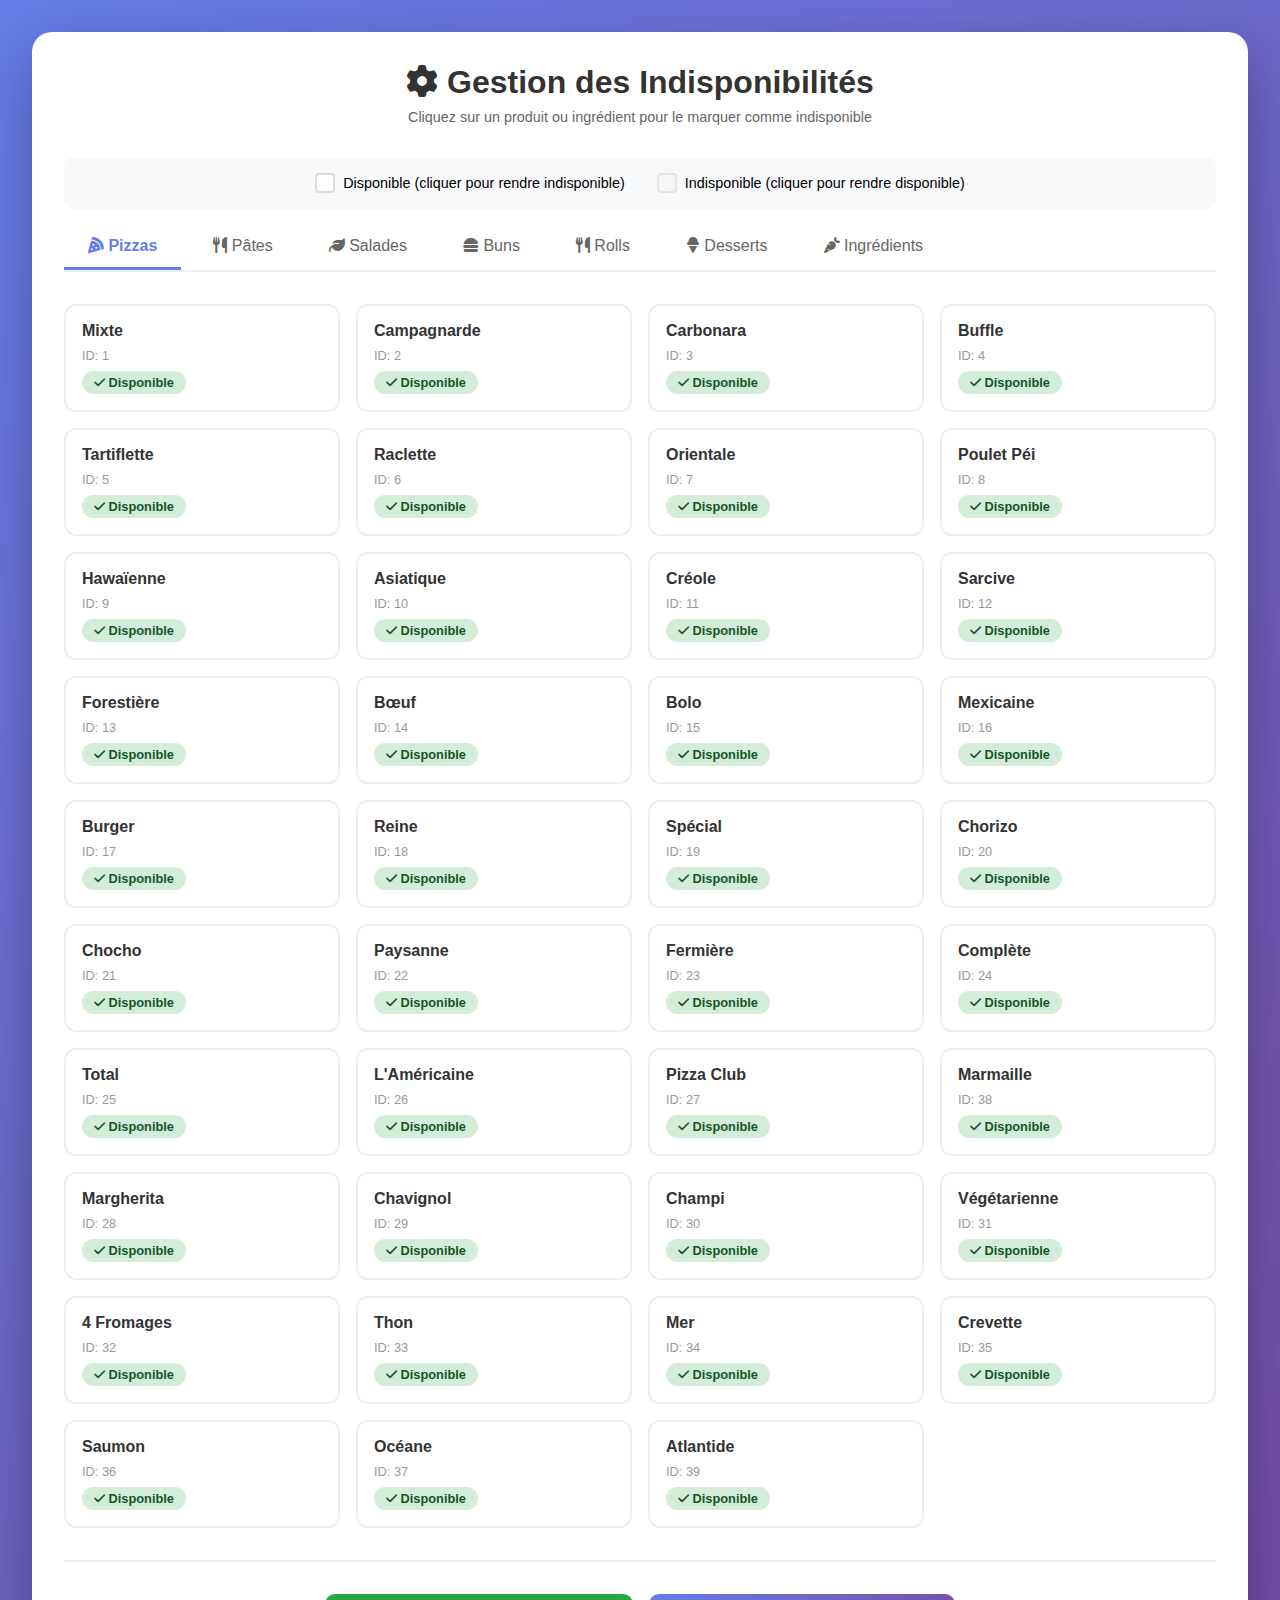
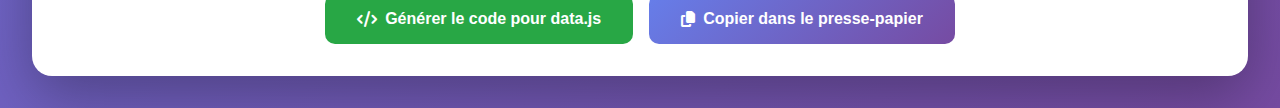
<file: admin-indispos.html>
<!DOCTYPE html>
<html lang="fr">
<head>
    <meta charset="UTF-8">
    <meta name="viewport" content="width=device-width, initial-scale=1.0">
    <title>Gestion des Indisponibilités - Pizza Club</title>
    <link rel="stylesheet" href="https://cdnjs.cloudflare.com/ajax/libs/font-awesome/6.4.0/css/all.min.css">
    <style>
        * {
            margin: 0;
            padding: 0;
            box-sizing: border-box;
        }

        body {
            font-family: 'Segoe UI', Tahoma, Geneva, Verdana, sans-serif;
            background: linear-gradient(135deg, #667eea 0%, #764ba2 100%);
            min-height: 100vh;
            padding: 2rem;
        }

        .container {
            max-width: 1400px;
            margin: 0 auto;
            background: white;
            border-radius: 20px;
            padding: 2rem;
            box-shadow: 0 20px 60px rgba(0, 0, 0, 0.3);
        }

        h1 {
            text-align: center;
            color: #333;
            margin-bottom: 0.5rem;
            font-size: 2rem;
        }

        .subtitle {
            text-align: center;
            color: #666;
            margin-bottom: 2rem;
            font-size: 0.9rem;
        }

        .tabs {
            display: flex;
            gap: 0.5rem;
            margin-bottom: 2rem;
            border-bottom: 2px solid #eee;
            flex-wrap: wrap;
        }

        .tab {
            padding: 0.75rem 1.5rem;
            background: none;
            border: none;
            cursor: pointer;
            font-size: 1rem;
            color: #666;
            border-bottom: 3px solid transparent;
            transition: all 0.3s;
        }

        .tab:hover {
            color: #667eea;
        }

        .tab.active {
            color: #667eea;
            border-bottom-color: #667eea;
            font-weight: 600;
        }

        .tab-content {
            display: none;
        }

        .tab-content.active {
            display: block;
        }

        .items-grid {
            display: grid;
            grid-template-columns: repeat(auto-fill, minmax(250px, 1fr));
            gap: 1rem;
            margin-bottom: 2rem;
        }

        .item-card {
            border: 2px solid #eee;
            border-radius: 12px;
            padding: 1rem;
            transition: all 0.3s;
            cursor: pointer;
            position: relative;
        }

        .item-card:hover {
            border-color: #667eea;
            box-shadow: 0 4px 12px rgba(102, 126, 234, 0.2);
        }

        .item-card.unavailable {
            background: #f5f5f5;
            border-color: #ccc;
            opacity: 0.7;
        }

        .item-card .item-name {
            font-weight: 600;
            margin-bottom: 0.5rem;
            color: #333;
        }

        .item-card .item-id {
            font-size: 0.8rem;
            color: #999;
            margin-bottom: 0.5rem;
        }

        .item-card .item-status {
            display: inline-block;
            padding: 0.25rem 0.75rem;
            border-radius: 20px;
            font-size: 0.8rem;
            font-weight: 600;
        }

        .item-card .status-available {
            background: #d4edda;
            color: #155724;
        }

        .item-card .status-unavailable {
            background: #f8d7da;
            color: #721c24;
        }

        .actions {
            display: flex;
            gap: 1rem;
            justify-content: center;
            margin-top: 2rem;
            padding-top: 2rem;
            border-top: 2px solid #eee;
        }

        .btn {
            padding: 1rem 2rem;
            border: none;
            border-radius: 10px;
            font-size: 1rem;
            font-weight: 600;
            cursor: pointer;
            transition: all 0.3s;
            display: flex;
            align-items: center;
            gap: 0.5rem;
        }

        .btn-primary {
            background: linear-gradient(135deg, #667eea 0%, #764ba2 100%);
            color: white;
        }

        .btn-primary:hover {
            transform: translateY(-2px);
            box-shadow: 0 4px 12px rgba(102, 126, 234, 0.4);
        }

        .btn-success {
            background: #28a745;
            color: white;
        }

        .btn-success:hover {
            background: #218838;
            transform: translateY(-2px);
            box-shadow: 0 4px 12px rgba(40, 167, 69, 0.4);
        }

        .alert {
            padding: 1rem;
            border-radius: 10px;
            margin-bottom: 1rem;
            display: none;
        }

        .alert.show {
            display: block;
        }

        .alert-success {
            background: #d4edda;
            color: #155724;
            border: 1px solid #c3e6cb;
        }

        .alert-info {
            background: #d1ecf1;
            color: #0c5460;
            border: 1px solid #bee5eb;
        }

        .ingredient-grid {
            display: grid;
            grid-template-columns: repeat(auto-fill, minmax(200px, 1fr));
            gap: 0.75rem;
        }

        .ingredient-chip {
            padding: 0.75rem;
            border: 2px solid #eee;
            border-radius: 8px;
            cursor: pointer;
            transition: all 0.3s;
            text-align: center;
        }

        .ingredient-chip:hover {
            border-color: #667eea;
        }

        .ingredient-chip.unavailable {
            background: #f5f5f5;
            border-color: #ccc;
            opacity: 0.7;
        }

        .legend {
            display: flex;
            gap: 2rem;
            justify-content: center;
            margin-bottom: 1rem;
            padding: 1rem;
            background: #f8f9fa;
            border-radius: 10px;
        }

        .legend-item {
            display: flex;
            align-items: center;
            gap: 0.5rem;
            font-size: 0.9rem;
        }

        .legend-box {
            width: 20px;
            height: 20px;
            border-radius: 4px;
            border: 2px solid #ddd;
        }

        .legend-box.available {
            background: white;
        }

        .legend-box.unavailable {
            background: #f5f5f5;
            opacity: 0.7;
        }
    </style>
</head>
<body>
    <div class="container">
        <h1><i class="fas fa-cog"></i> Gestion des Indisponibilités</h1>
        <p class="subtitle">Cliquez sur un produit ou ingrédient pour le marquer comme indisponible</p>

        <div class="alert alert-info" id="infoAlert">
            <i class="fas fa-info-circle"></i> Cliquez sur "Générer le code" pour obtenir le code à copier dans data.js
        </div>

        <div class="alert alert-success" id="successAlert">
            <i class="fas fa-check-circle"></i> Code copié dans le presse-papier !
        </div>

        <div class="legend">
            <div class="legend-item">
                <div class="legend-box available"></div>
                <span>Disponible (cliquer pour rendre indisponible)</span>
            </div>
            <div class="legend-item">
                <div class="legend-box unavailable"></div>
                <span>Indisponible (cliquer pour rendre disponible)</span>
            </div>
        </div>

        <div class="tabs">
            <button class="tab active" onclick="switchTab('pizzas')">
                <i class="fas fa-pizza-slice"></i> Pizzas
            </button>
            <button class="tab" onclick="switchTab('pates')">
                <i class="fas fa-utensils"></i> Pâtes
            </button>
            <button class="tab" onclick="switchTab('salades')">
                <i class="fas fa-leaf"></i> Salades
            </button>
            <button class="tab" onclick="switchTab('buns')">
                <i class="fas fa-hamburger"></i> Buns
            </button>
            <button class="tab" onclick="switchTab('rolls')">
                <i class="fas fa-utensils"></i> Rolls
            </button>
            <button class="tab" onclick="switchTab('desserts')">
                <i class="fas fa-ice-cream"></i> Desserts
            </button>
            <button class="tab" onclick="switchTab('ingredients')">
                <i class="fas fa-carrot"></i> Ingrédients
            </button>
        </div>

        <div id="pizzas" class="tab-content active">
            <div class="items-grid" id="pizzas-grid"></div>
        </div>

        <div id="pates" class="tab-content">
            <div class="items-grid" id="pates-grid"></div>
        </div>

        <div id="salades" class="tab-content">
            <div class="items-grid" id="salades-grid"></div>
        </div>

        <div id="buns" class="tab-content">
            <div class="items-grid" id="buns-grid"></div>
        </div>

        <div id="rolls" class="tab-content">
            <div class="items-grid" id="rolls-grid"></div>
        </div>

        <div id="desserts" class="tab-content">
            <div class="items-grid" id="desserts-grid"></div>
        </div>

        <div id="ingredients" class="tab-content">
            <div class="ingredient-grid" id="ingredients-grid"></div>
        </div>

        <div class="actions">
            <button class="btn btn-success" onclick="generateCode()">
                <i class="fas fa-code"></i> Générer le code pour data.js
            </button>
            <button class="btn btn-primary" onclick="copyToClipboard()">
                <i class="fas fa-copy"></i> Copier dans le presse-papier
            </button>
        </div>

        <div id="generatedCode" style="display: none; margin-top: 2rem;">
            <h3>Code à copier dans data.js :</h3>
            <textarea id="codeOutput" style="width: 100%; min-height: 200px; padding: 1rem; border-radius: 8px; border: 2px solid #ddd; font-family: monospace; font-size: 0.9rem;"></textarea>
        </div>
    </div>

    <script src="data.js"></script>
    <script>
        // État des indisponibilités
        let unavailableItems = {};
        let unavailableIngredients = {};

        // Charger les données existantes si disponibles
        if (typeof UNAVAILABLE_ITEMS !== 'undefined') {
            unavailableItems = {...UNAVAILABLE_ITEMS};
        }
        if (typeof UNAVAILABLE_INGREDIENTS !== 'undefined') {
            unavailableIngredients = {...UNAVAILABLE_INGREDIENTS};
        }

        // Liste des ingrédients
        const INGREDIENTS_LIST = {
            'champignons': 'Champignons',
            'olives': 'Olives',
            'poivrons': 'Poivrons',
            'oignons': 'Oignons',
            'tomates': 'Tomates',
            'pommesDeTerre': 'Pommes de terre',
            'mais': 'Maïs',
            'grosPiment': 'Gros piment',
            'fromage': 'Fromage',
            'chevre': 'Chèvre',
            'gorgonzola': 'Gorgonzola',
            'parmesan': 'Parmesan',
            'jambon': 'Jambon',
            'poulet': 'Poulet',
            'merguez': 'Merguez',
            'chorizo': 'Chorizo',
            'boeuf': 'Bœuf',
            'lardons': 'Lardons',
            'thon': 'Thon',
            'anchois': 'Anchois',
            'crevettes': 'Crevettes',
            'saumon': 'Saumon',
            'oeuf': 'Œuf',
            'miel': 'Miel'
        };

        // Initialiser l'interface
        function init() {
            renderItems('pizzas', PIZZAS_DATA, 'pizza');
            renderItems('pates', PATES_DATA, 'pate');
            renderItems('salades', SALADES_DATA, 'salade');
            renderItems('buns', BUNS_DATA, 'bun');
            renderItems('rolls', ROLLS_DATA, 'roll');
            renderItems('desserts', DESSERTS_DATA, 'dessert');
            renderIngredients();
        }

        function renderItems(gridId, data, type) {
            const grid = document.getElementById(`${gridId}-grid`);
            grid.innerHTML = '';

            data.forEach(item => {
                const key = `${type}-${item.id}`;
                const isUnavailable = unavailableItems[key] === true;

                const card = document.createElement('div');
                card.className = `item-card ${isUnavailable ? 'unavailable' : ''}`;
                card.onclick = () => toggleItem(key, card);
                card.innerHTML = `
                    <div class="item-name">${item.name}</div>
                    <div class="item-id">ID: ${item.id}</div>
                    <div class="item-status ${isUnavailable ? 'status-unavailable' : 'status-available'}">
                        <i class="fas ${isUnavailable ? 'fa-ban' : 'fa-check'}"></i>
                        ${isUnavailable ? 'Indisponible' : 'Disponible'}
                    </div>
                `;
                grid.appendChild(card);
            });
        }

        function renderIngredients() {
            const grid = document.getElementById('ingredients-grid');
            grid.innerHTML = '';

            Object.entries(INGREDIENTS_LIST).forEach(([key, name]) => {
                const isUnavailable = unavailableIngredients[key] === true;

                const chip = document.createElement('div');
                chip.className = `ingredient-chip ${isUnavailable ? 'unavailable' : ''}`;
                chip.onclick = () => toggleIngredient(key, chip);
                chip.innerHTML = `
                    <div>${name}</div>
                    <div style="font-size: 0.8rem; margin-top: 0.25rem; color: #666;">
                        <i class="fas ${isUnavailable ? 'fa-ban' : 'fa-check'}"></i>
                        ${isUnavailable ? 'Indisponible' : 'Disponible'}
                    </div>
                `;
                grid.appendChild(chip);
            });
        }

        function toggleItem(key, card) {
            if (unavailableItems[key]) {
                delete unavailableItems[key];
                card.classList.remove('unavailable');
            } else {
                unavailableItems[key] = true;
                card.classList.add('unavailable');
            }
            updateCardStatus(card);
        }

        function toggleIngredient(key, chip) {
            if (unavailableIngredients[key]) {
                delete unavailableIngredients[key];
                chip.classList.remove('unavailable');
            } else {
                unavailableIngredients[key] = true;
                chip.classList.add('unavailable');
            }
            updateChipStatus(chip);
        }

        function updateCardStatus(card) {
            const statusDiv = card.querySelector('.item-status');
            const isUnavailable = card.classList.contains('unavailable');
            statusDiv.className = `item-status ${isUnavailable ? 'status-unavailable' : 'status-available'}`;
            statusDiv.innerHTML = `
                <i class="fas ${isUnavailable ? 'fa-ban' : 'fa-check'}"></i>
                ${isUnavailable ? 'Indisponible' : 'Disponible'}
            `;
        }

        function updateChipStatus(chip) {
            const isUnavailable = chip.classList.contains('unavailable');
            const statusDiv = chip.querySelector('div:last-child');
            statusDiv.innerHTML = `
                <i class="fas ${isUnavailable ? 'fa-ban' : 'fa-check'}"></i>
                ${isUnavailable ? 'Indisponible' : 'Disponible'}
            `;
        }

        function switchTab(tabName) {
            // Désactiver tous les onglets
            document.querySelectorAll('.tab').forEach(tab => tab.classList.remove('active'));
            document.querySelectorAll('.tab-content').forEach(content => content.classList.remove('active'));

            // Activer l'onglet sélectionné
            event.target.classList.add('active');
            document.getElementById(tabName).classList.add('active');
        }

        function generateCode() {
            let code = '// ========================================\n';
            code += '// GESTION DES INDISPONIBILITÉS\n';
            code += '// ========================================\n';
            code += 'const UNAVAILABLE_ITEMS = {\n';
            code += '    // Produits actuellement indisponibles\n';

            const itemKeys = Object.keys(unavailableItems).filter(key => unavailableItems[key]);
            if (itemKeys.length > 0) {
                itemKeys.forEach(key => {
                    code += `    '${key}': true,\n`;
                });
            } else {
                code += '    // Aucun produit indisponible\n';
            }

            code += '};\n\n';
            code += 'const UNAVAILABLE_INGREDIENTS = {\n';
            code += '    // Ingrédients actuellement indisponibles\n';

            const ingredientKeys = Object.keys(unavailableIngredients).filter(key => unavailableIngredients[key]);
            if (ingredientKeys.length > 0) {
                ingredientKeys.forEach(key => {
                    code += `    '${key}': true,  // ${INGREDIENTS_LIST[key]}\n`;
                });
            } else {
                code += '    // Aucun ingrédient indisponible\n';
            }

            code += '};\n';

            document.getElementById('codeOutput').value = code;
            document.getElementById('generatedCode').style.display = 'block';
            
            // Scroll vers le code
            document.getElementById('generatedCode').scrollIntoView({ behavior: 'smooth' });
        }

        function copyToClipboard() {
            generateCode();
            const codeOutput = document.getElementById('codeOutput');
            codeOutput.select();
            document.execCommand('copy');

            const alert = document.getElementById('successAlert');
            alert.classList.add('show');
            setTimeout(() => {
                alert.classList.remove('show');
            }, 3000);
        }

        // Initialiser au chargement
        init();
    </script>
</body>
</html>
</file>
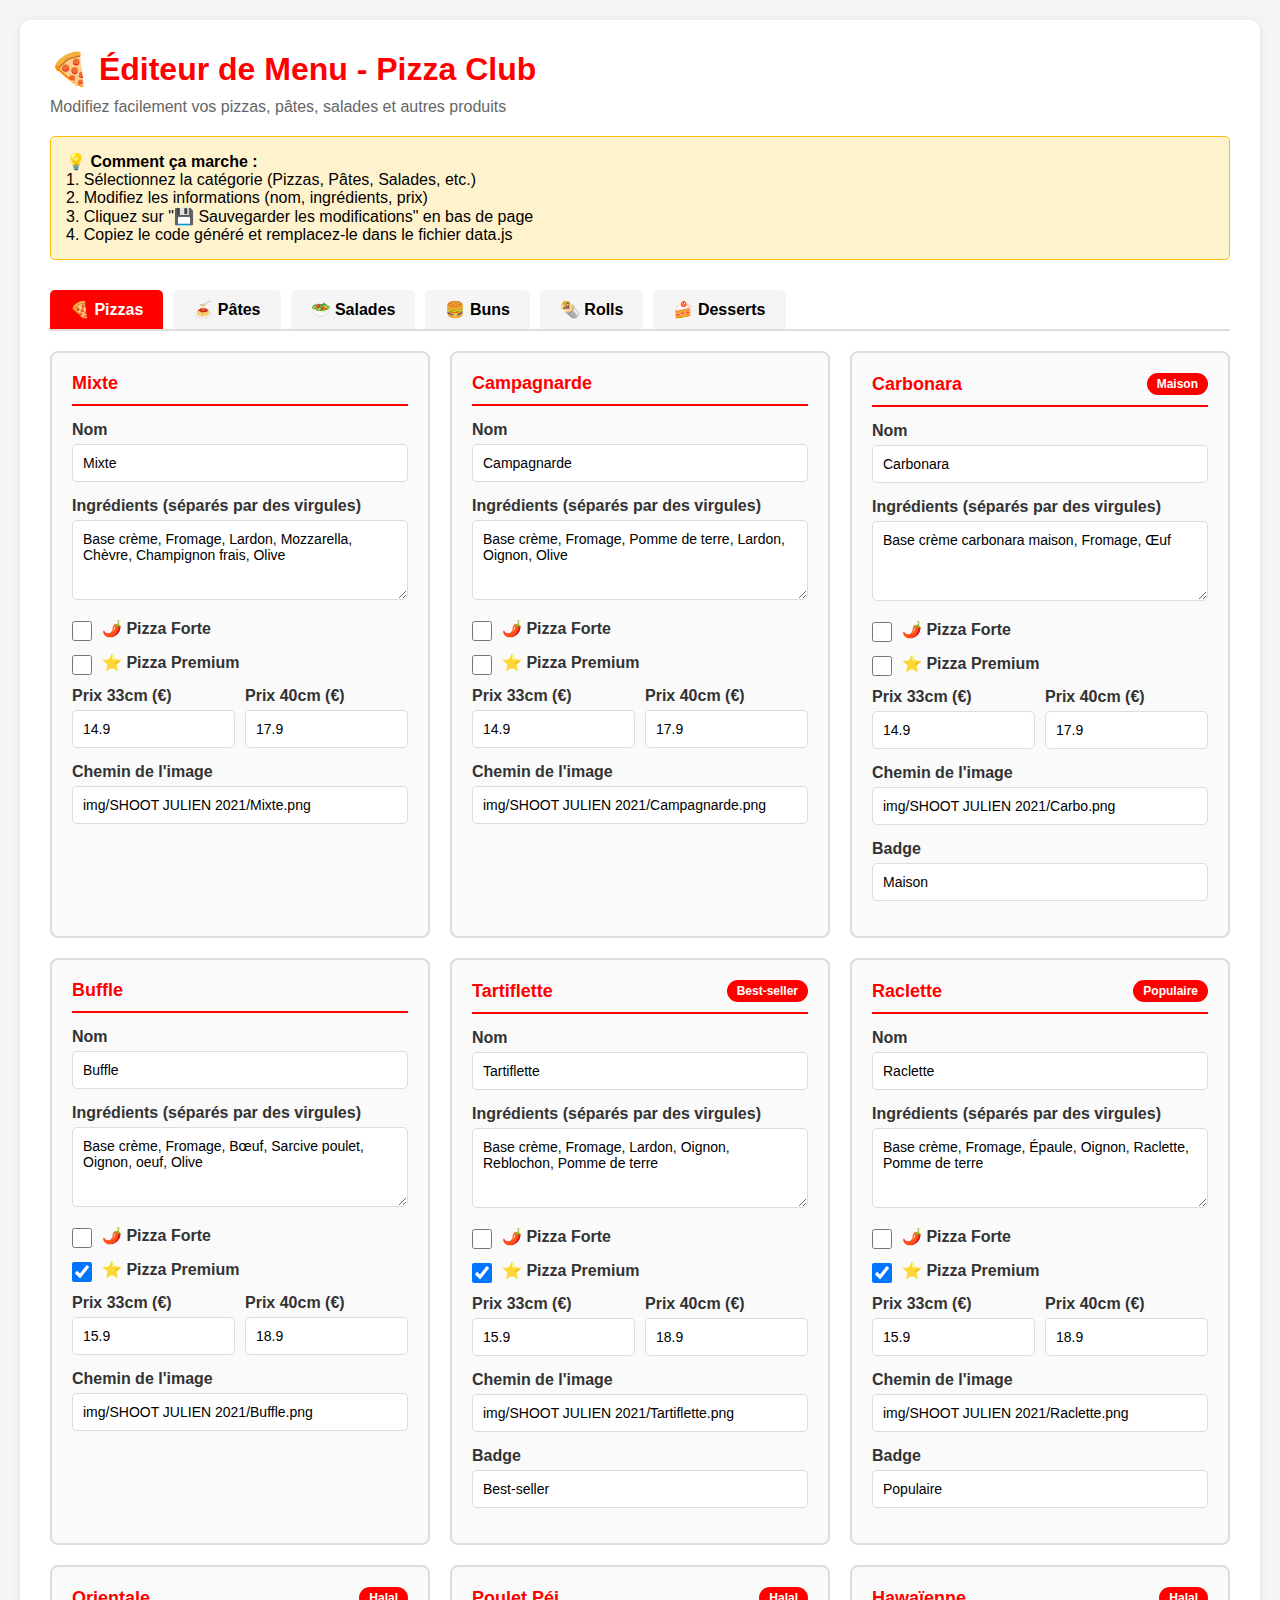
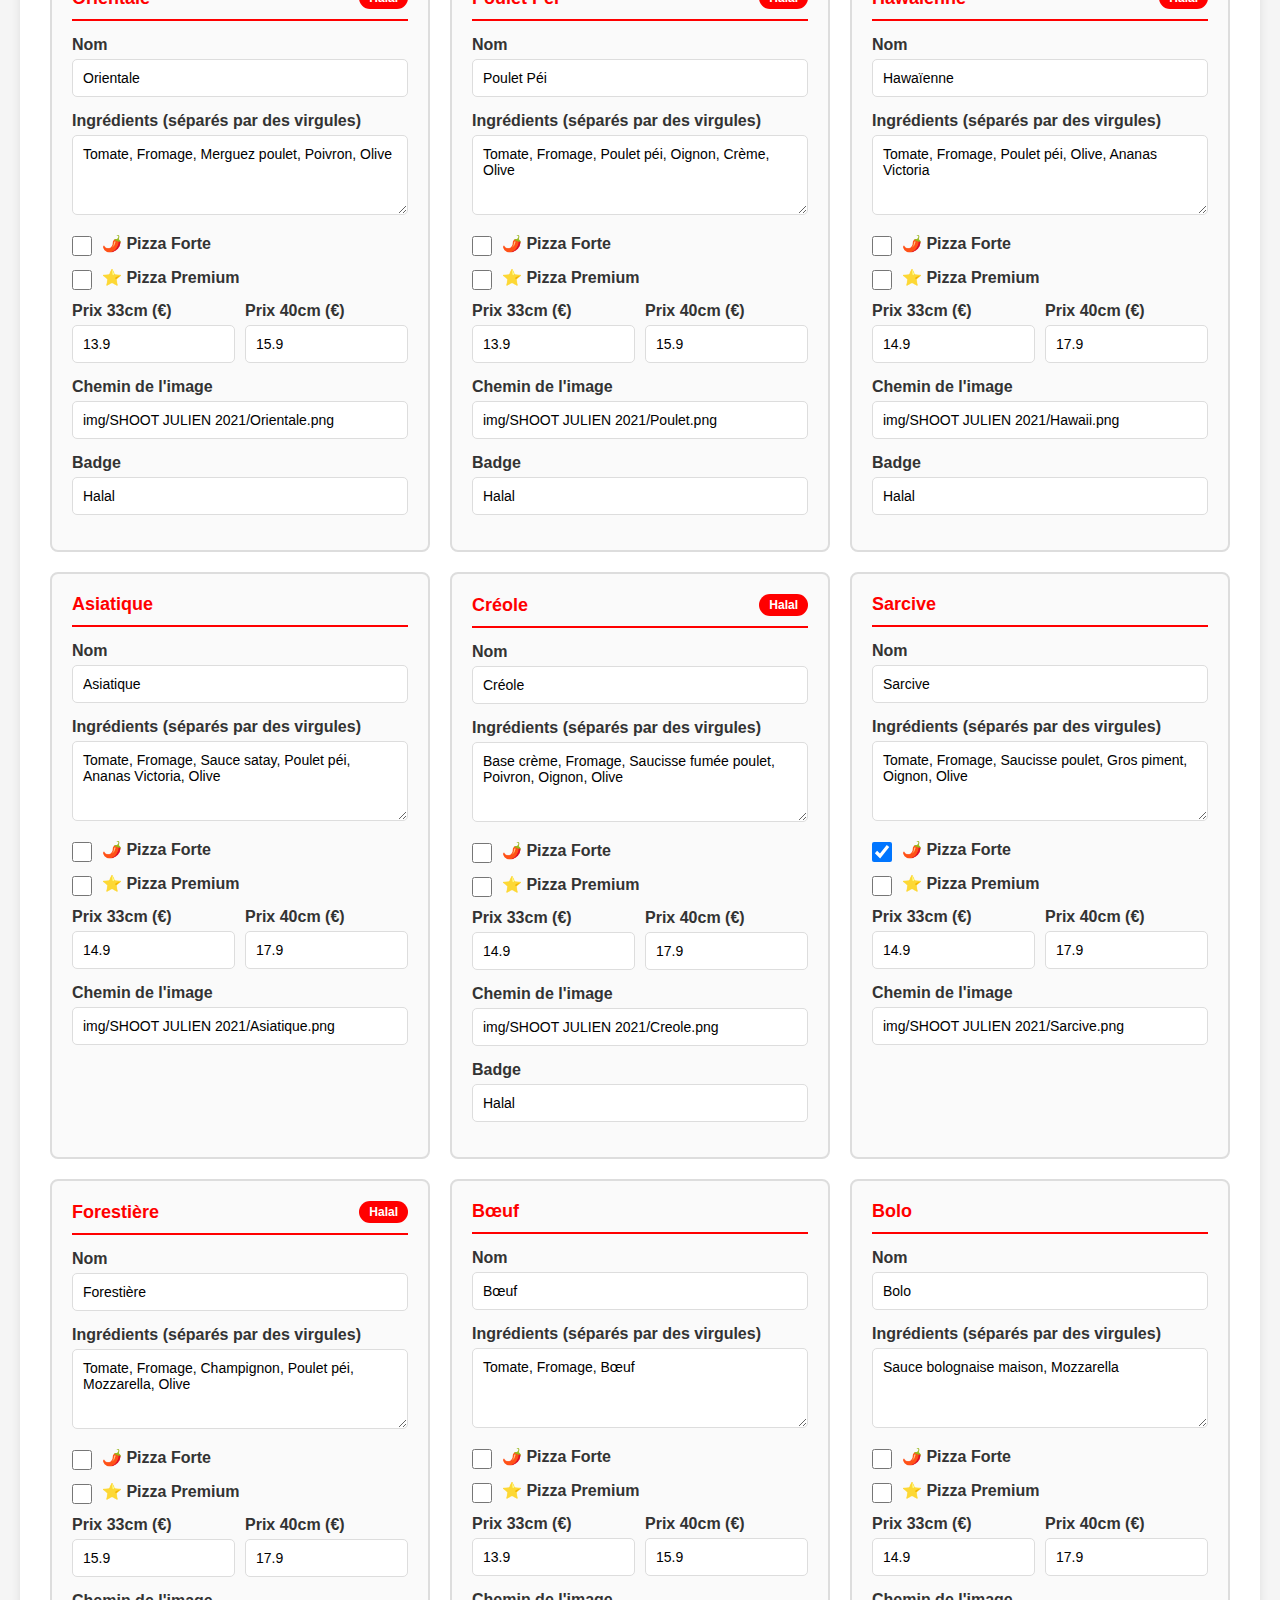
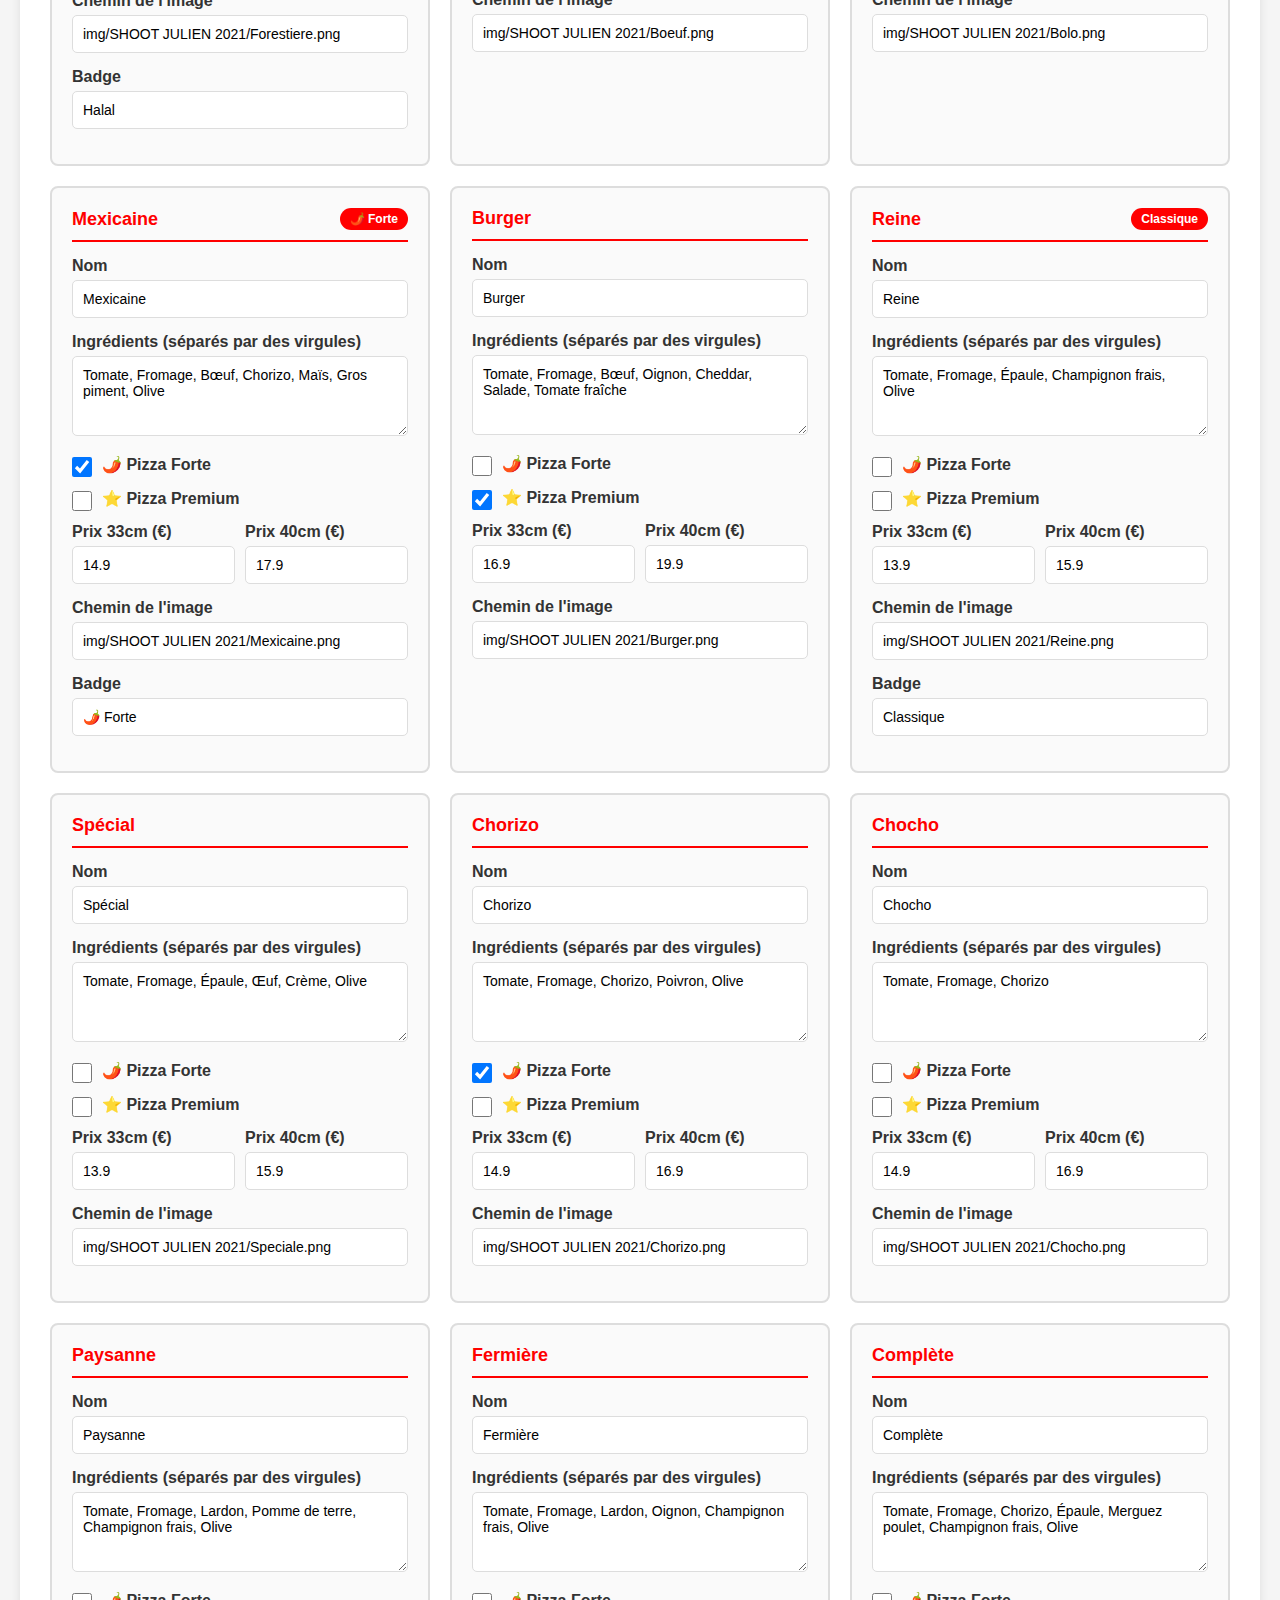
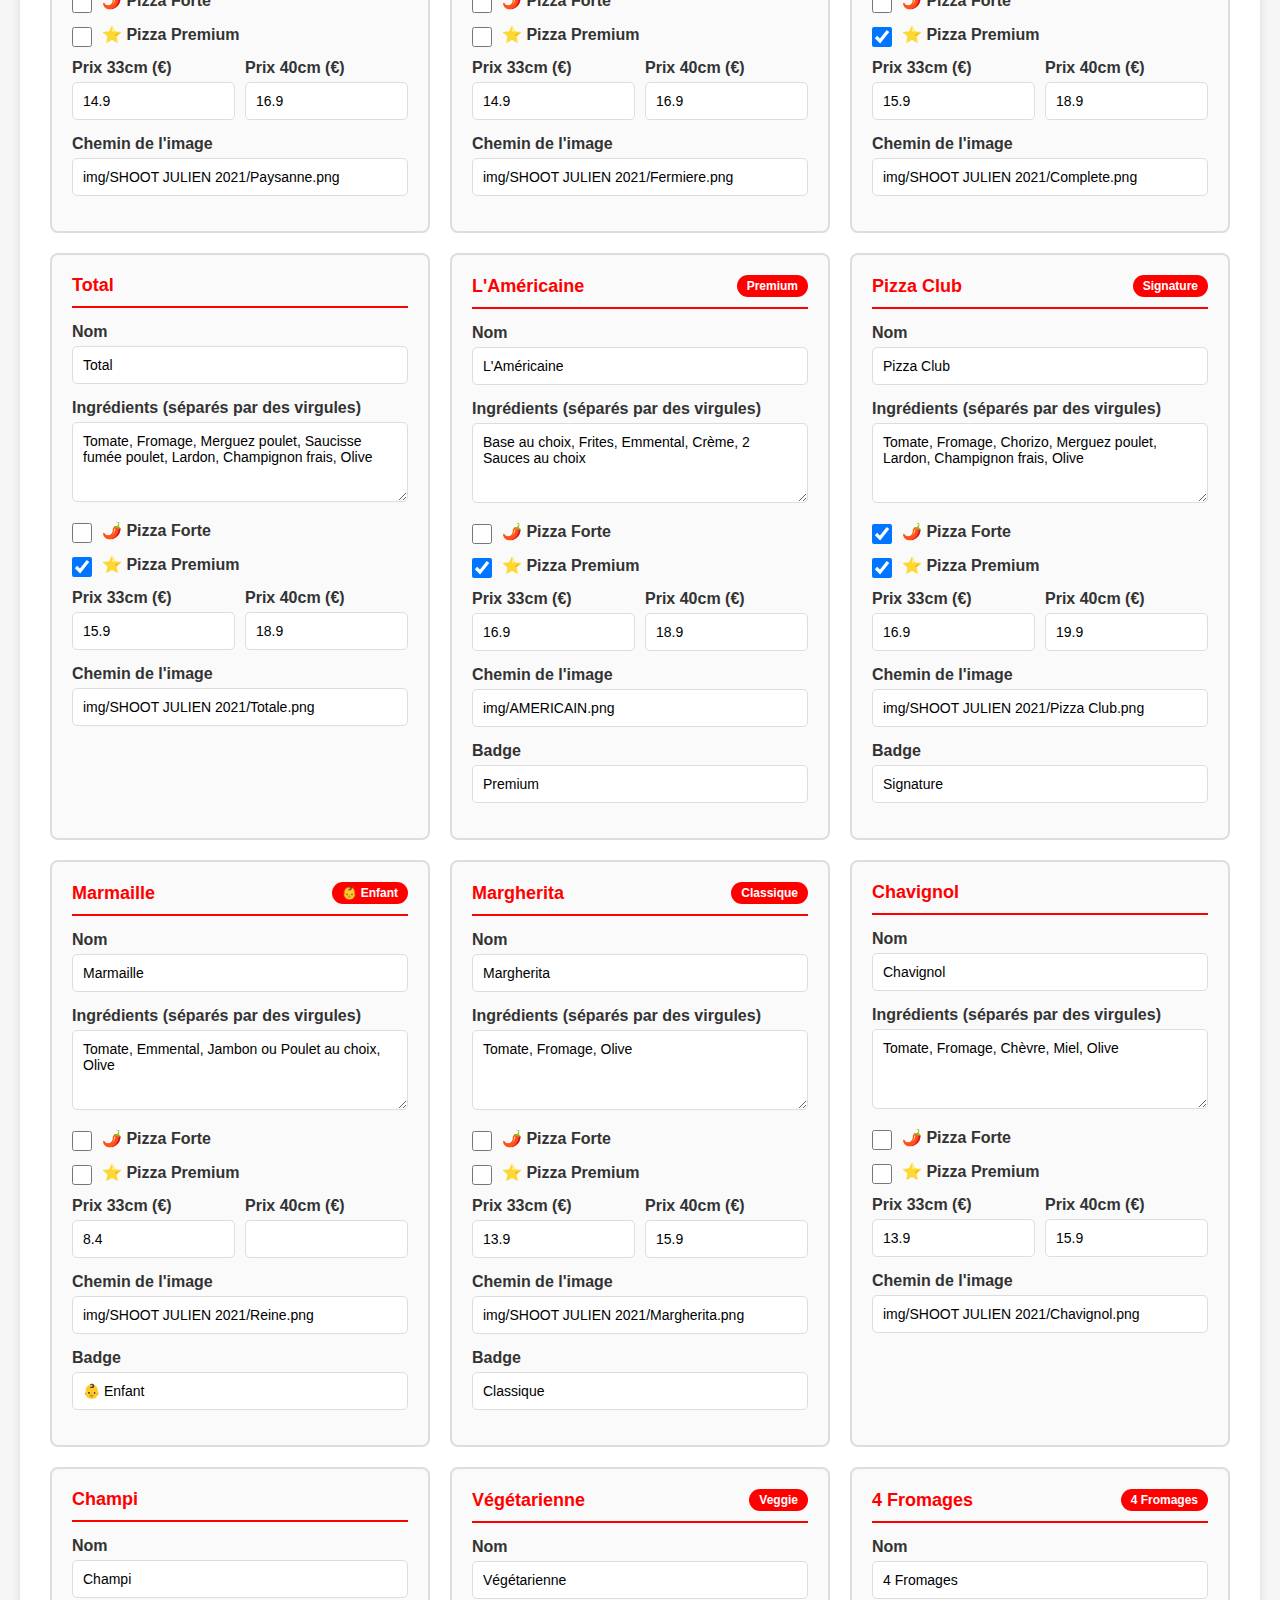
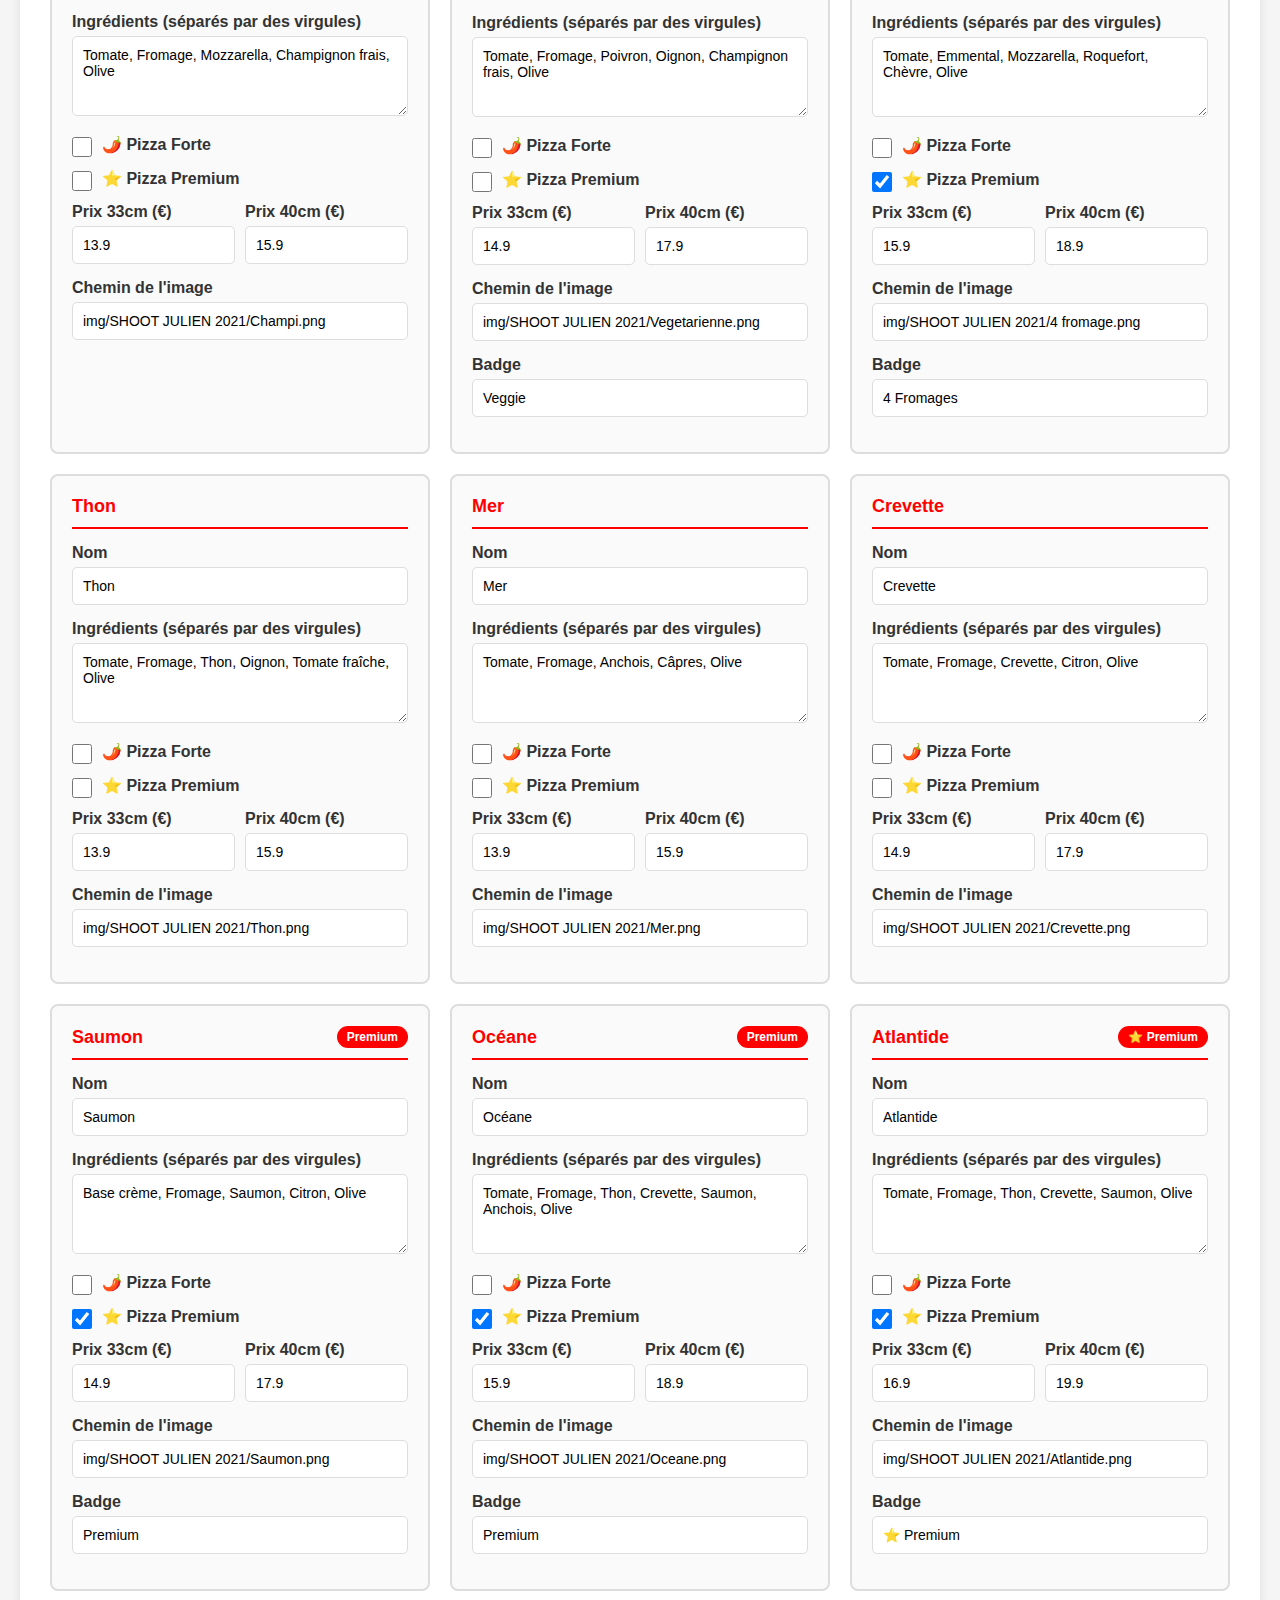
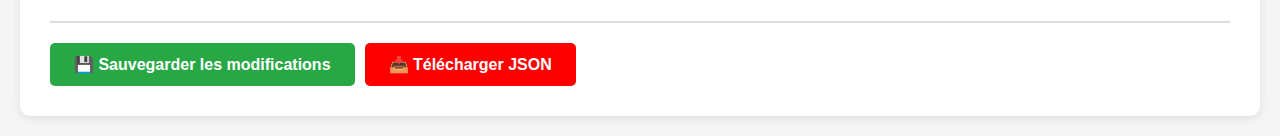
<file: menu-editor.html>
<!DOCTYPE html>
<html lang="fr">
<head>
    <meta charset="UTF-8">
    <meta name="viewport" content="width=device-width, initial-scale=1.0">
    <title>Éditeur de Menu - Pizza Club</title>
    <style>
        * {
            margin: 0;
            padding: 0;
            box-sizing: border-box;
        }

        body {
            font-family: 'Segoe UI', Tahoma, Geneva, Verdana, sans-serif;
            background: #f5f5f5;
            padding: 20px;
        }

        .container {
            max-width: 1400px;
            margin: 0 auto;
            background: white;
            border-radius: 10px;
            box-shadow: 0 2px 10px rgba(0,0,0,0.1);
            padding: 30px;
        }

        h1 {
            color: #FF0000;
            margin-bottom: 10px;
        }

        .info {
            background: #fff3cd;
            border: 1px solid #ffc107;
            padding: 15px;
            border-radius: 5px;
            margin-bottom: 30px;
        }

        .tabs {
            display: flex;
            gap: 10px;
            margin-bottom: 20px;
            border-bottom: 2px solid #ddd;
        }

        .tab {
            padding: 10px 20px;
            background: #f5f5f5;
            border: none;
            cursor: pointer;
            font-size: 16px;
            font-weight: 600;
            border-radius: 5px 5px 0 0;
            transition: all 0.3s;
        }

        .tab.active {
            background: #FF0000;
            color: white;
        }

        .tab-content {
            display: none;
        }

        .tab-content.active {
            display: block;
        }

        .items-grid {
            display: grid;
            grid-template-columns: repeat(auto-fill, minmax(350px, 1fr));
            gap: 20px;
            margin-top: 20px;
        }

        .item-card {
            border: 2px solid #ddd;
            border-radius: 8px;
            padding: 20px;
            background: #fafafa;
            transition: all 0.3s;
        }

        .item-card:hover {
            border-color: #FF0000;
            box-shadow: 0 4px 12px rgba(255,0,0,0.1);
        }

        .form-group {
            margin-bottom: 15px;
        }

        label {
            display: block;
            font-weight: 600;
            margin-bottom: 5px;
            color: #333;
        }

        input[type="text"],
        input[type="number"],
        textarea {
            width: 100%;
            padding: 10px;
            border: 1px solid #ddd;
            border-radius: 5px;
            font-size: 14px;
            font-family: inherit;
        }

        textarea {
            min-height: 80px;
            resize: vertical;
        }

        .price-group {
            display: grid;
            grid-template-columns: 1fr 1fr;
            gap: 10px;
        }

        .btn {
            padding: 12px 24px;
            border: none;
            border-radius: 5px;
            cursor: pointer;
            font-weight: 600;
            font-size: 16px;
            transition: all 0.3s;
        }

        .btn-primary {
            background: #FF0000;
            color: white;
        }

        .btn-primary:hover {
            background: #cc0000;
        }

        .btn-success {
            background: #28a745;
            color: white;
        }

        .btn-success:hover {
            background: #218838;
        }

        .actions {
            display: flex;
            gap: 10px;
            margin-top: 30px;
            padding-top: 20px;
            border-top: 2px solid #ddd;
        }

        .item-header {
            display: flex;
            justify-content: space-between;
            align-items: center;
            margin-bottom: 15px;
            padding-bottom: 10px;
            border-bottom: 2px solid #FF0000;
        }

        .item-name {
            font-size: 18px;
            font-weight: 700;
            color: #FF0000;
        }

        .badge {
            display: inline-block;
            padding: 4px 10px;
            background: #FF0000;
            color: white;
            border-radius: 12px;
            font-size: 12px;
            font-weight: 600;
        }

        .success-message {
            position: fixed;
            top: 20px;
            right: 20px;
            background: #28a745;
            color: white;
            padding: 15px 25px;
            border-radius: 5px;
            box-shadow: 0 4px 12px rgba(0,0,0,0.2);
            display: none;
            animation: slideIn 0.3s ease;
        }

        @keyframes slideIn {
            from {
                transform: translateX(400px);
                opacity: 0;
            }
            to {
                transform: translateX(0);
                opacity: 1;
            }
        }

        .checkbox-group {
            display: flex;
            align-items: center;
            gap: 10px;
            margin-bottom: 10px;
        }

        .checkbox-group input[type="checkbox"] {
            width: 20px;
            height: 20px;
            cursor: pointer;
        }
    </style>
</head>
<body>
    <div class="container">
        <h1>🍕 Éditeur de Menu - Pizza Club</h1>
        <p style="color: #666; margin-bottom: 20px;">Modifiez facilement vos pizzas, pâtes, salades et autres produits</p>
        
        <div class="info">
            <strong>💡 Comment ça marche :</strong><br>
            1. Sélectionnez la catégorie (Pizzas, Pâtes, Salades, etc.)<br>
            2. Modifiez les informations (nom, ingrédients, prix)<br>
            3. Cliquez sur "💾 Sauvegarder les modifications" en bas de page<br>
            4. Copiez le code généré et remplacez-le dans le fichier data.js
        </div>

        <div class="tabs">
            <button class="tab active" onclick="switchTab('pizzas')">🍕 Pizzas</button>
            <button class="tab" onclick="switchTab('pates')">🍝 Pâtes</button>
            <button class="tab" onclick="switchTab('salades')">🥗 Salades</button>
            <button class="tab" onclick="switchTab('buns')">🍔 Buns</button>
            <button class="tab" onclick="switchTab('rolls')">🌯 Rolls</button>
            <button class="tab" onclick="switchTab('desserts')">🍰 Desserts</button>
        </div>

        <div id="pizzas" class="tab-content active">
            <div class="items-grid" id="pizzas-grid"></div>
        </div>

        <div id="pates" class="tab-content">
            <div class="items-grid" id="pates-grid"></div>
        </div>

        <div id="salades" class="tab-content">
            <div class="items-grid" id="salades-grid"></div>
        </div>

        <div id="buns" class="tab-content">
            <div class="items-grid" id="buns-grid"></div>
        </div>

        <div id="rolls" class="tab-content">
            <div class="items-grid" id="rolls-grid"></div>
        </div>

        <div id="desserts" class="tab-content">
            <div class="items-grid" id="desserts-grid"></div>
        </div>

        <div class="actions">
            <button class="btn btn-success" onclick="generateCode()">💾 Sauvegarder les modifications</button>
            <button class="btn btn-primary" onclick="downloadJSON()">📥 Télécharger JSON</button>
        </div>
    </div>

    <div id="successMessage" class="success-message">
        ✅ Modifications sauvegardées !
    </div>

    <script src="data.js"></script>
    <script>
        let currentData = {
            pizzas: [...PIZZAS_DATA],
            pates: [...PATES_DATA],
            salades: [...SALADES_DATA],
            buns: [...BUNS_DATA],
            rolls: [...ROLLS_DATA],
            desserts: [...DESSERTS_DATA]
        };

        function switchTab(tabName) {
            // Désactiver tous les tabs
            document.querySelectorAll('.tab').forEach(t => t.classList.remove('active'));
            document.querySelectorAll('.tab-content').forEach(c => c.classList.remove('active'));
            
            // Activer le tab sélectionné
            event.target.classList.add('active');
            document.getElementById(tabName).classList.add('active');
        }

        function renderItems(category, items) {
            const grid = document.getElementById(`${category}-grid`);
            grid.innerHTML = '';

            items.forEach((item, index) => {
                const card = document.createElement('div');
                card.className = 'item-card';
                
                const isPizza = category === 'pizzas';
                
                card.innerHTML = `
                    <div class="item-header">
                        <div class="item-name">${item.name}</div>
                        ${item.badge ? `<span class="badge">${item.badge}</span>` : ''}
                    </div>
                    
                    <div class="form-group">
                        <label>Nom</label>
                        <input type="text" value="${item.name}" onchange="updateItem('${category}', ${index}, 'name', this.value)">
                    </div>

                    ${isPizza ? `
                    <div class="form-group">
                        <label>Ingrédients (séparés par des virgules)</label>
                        <textarea onchange="updateItem('${category}', ${index}, 'ingredients', this.value.split(',').map(i => i.trim()))">${item.ingredients.join(', ')}</textarea>
                    </div>

                    <div class="checkbox-group">
                        <input type="checkbox" id="spicy-${index}" ${item.isSpicy ? 'checked' : ''} onchange="updateItem('${category}', ${index}, 'isSpicy', this.checked)">
                        <label for="spicy-${index}">🌶️ Pizza Forte</label>
                    </div>

                    <div class="checkbox-group">
                        <input type="checkbox" id="premium-${index}" ${item.isPremium ? 'checked' : ''} onchange="updateItem('${category}', ${index}, 'isPremium', this.checked)">
                        <label for="premium-${index}">⭐ Pizza Premium</label>
                    </div>

                    <div class="price-group">
                        <div class="form-group">
                            <label>Prix 33cm (€)</label>
                            <input type="number" step="0.10" value="${item.price33}" onchange="updateItem('${category}', ${index}, 'price33', parseFloat(this.value))">
                        </div>
                        <div class="form-group">
                            <label>Prix 40cm (€)</label>
                            <input type="number" step="0.10" value="${item.price40}" onchange="updateItem('${category}', ${index}, 'price40', parseFloat(this.value))">
                        </div>
                    </div>
                    ` : `
                    <div class="form-group">
                        <label>Description</label>
                        <textarea onchange="updateItem('${category}', ${index}, 'description', this.value)">${item.description}</textarea>
                    </div>

                    <div class="form-group">
                        <label>Prix (€)</label>
                        <input type="number" step="0.10" value="${item.price}" onchange="updateItem('${category}', ${index}, 'price', parseFloat(this.value))">
                    </div>
                    `}

                    <div class="form-group">
                        <label>Chemin de l'image</label>
                        <input type="text" value="${item.image}" onchange="updateItem('${category}', ${index}, 'image', this.value)">
                    </div>

                    ${isPizza && item.badge ? `
                    <div class="form-group">
                        <label>Badge</label>
                        <input type="text" value="${item.badge}" onchange="updateItem('${category}', ${index}, 'badge', this.value)">
                    </div>
                    ` : ''}
                `;
                
                grid.appendChild(card);
            });
        }

        function updateItem(category, index, field, value) {
            currentData[category][index][field] = value;
        }

        function generateCode() {
            let code = `// Ce code a été généré par l'éditeur de menu\n\n`;
            
            for (const [category, items] of Object.entries(currentData)) {
                const varName = category.toUpperCase() + '_DATA';
                code += `const ${varName} = ${JSON.stringify(items, null, 4)};\n\n`;
            }

            // Créer un élément textarea temporaire pour copier
            const textarea = document.createElement('textarea');
            textarea.value = code;
            document.body.appendChild(textarea);
            textarea.select();
            document.execCommand('copy');
            document.body.removeChild(textarea);

            // Afficher le message de succès
            const msg = document.getElementById('successMessage');
            msg.style.display = 'block';
            setTimeout(() => {
                msg.style.display = 'none';
            }, 3000);

            // Afficher aussi dans la console pour backup
            console.log('Code généré (copié dans le presse-papier) :\n', code);
            
            alert('✅ Le code a été copié dans votre presse-papier !\n\nCollez-le dans le fichier data.js pour remplacer les données existantes.');
        }

        function downloadJSON() {
            const dataStr = JSON.stringify(currentData, null, 2);
            const blob = new Blob([dataStr], { type: 'application/json' });
            const url = URL.createObjectURL(blob);
            const link = document.createElement('a');
            link.href = url;
            link.download = 'menu-backup.json';
            link.click();
            URL.revokeObjectURL(url);
            
            alert('✅ Fichier JSON téléchargé ! Conservez-le comme sauvegarde.');
        }

        // Initialiser l'affichage
        renderItems('pizzas', currentData.pizzas);
        renderItems('pates', currentData.pates);
        renderItems('salades', currentData.salades);
        renderItems('buns', currentData.buns);
        renderItems('rolls', currentData.rolls);
        renderItems('desserts', currentData.desserts);
    </script>
</body>
</html>
</file>
